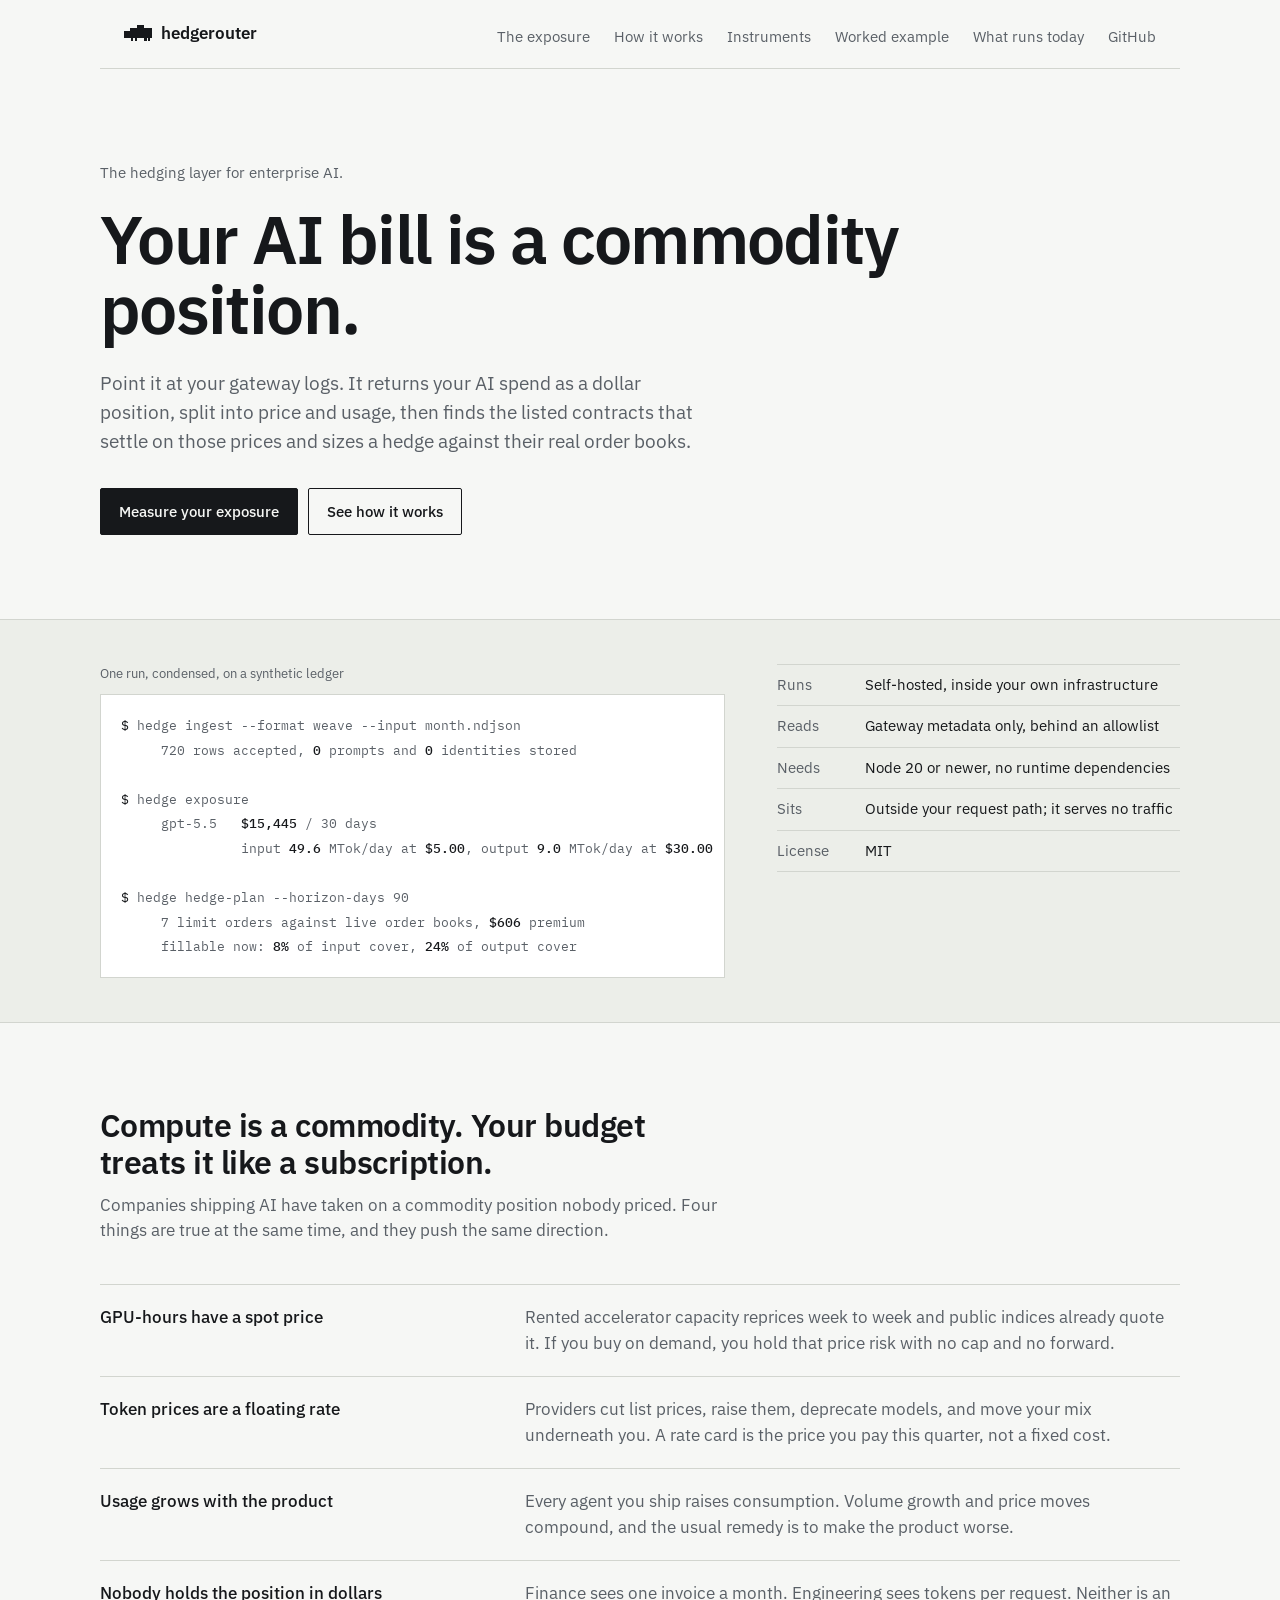
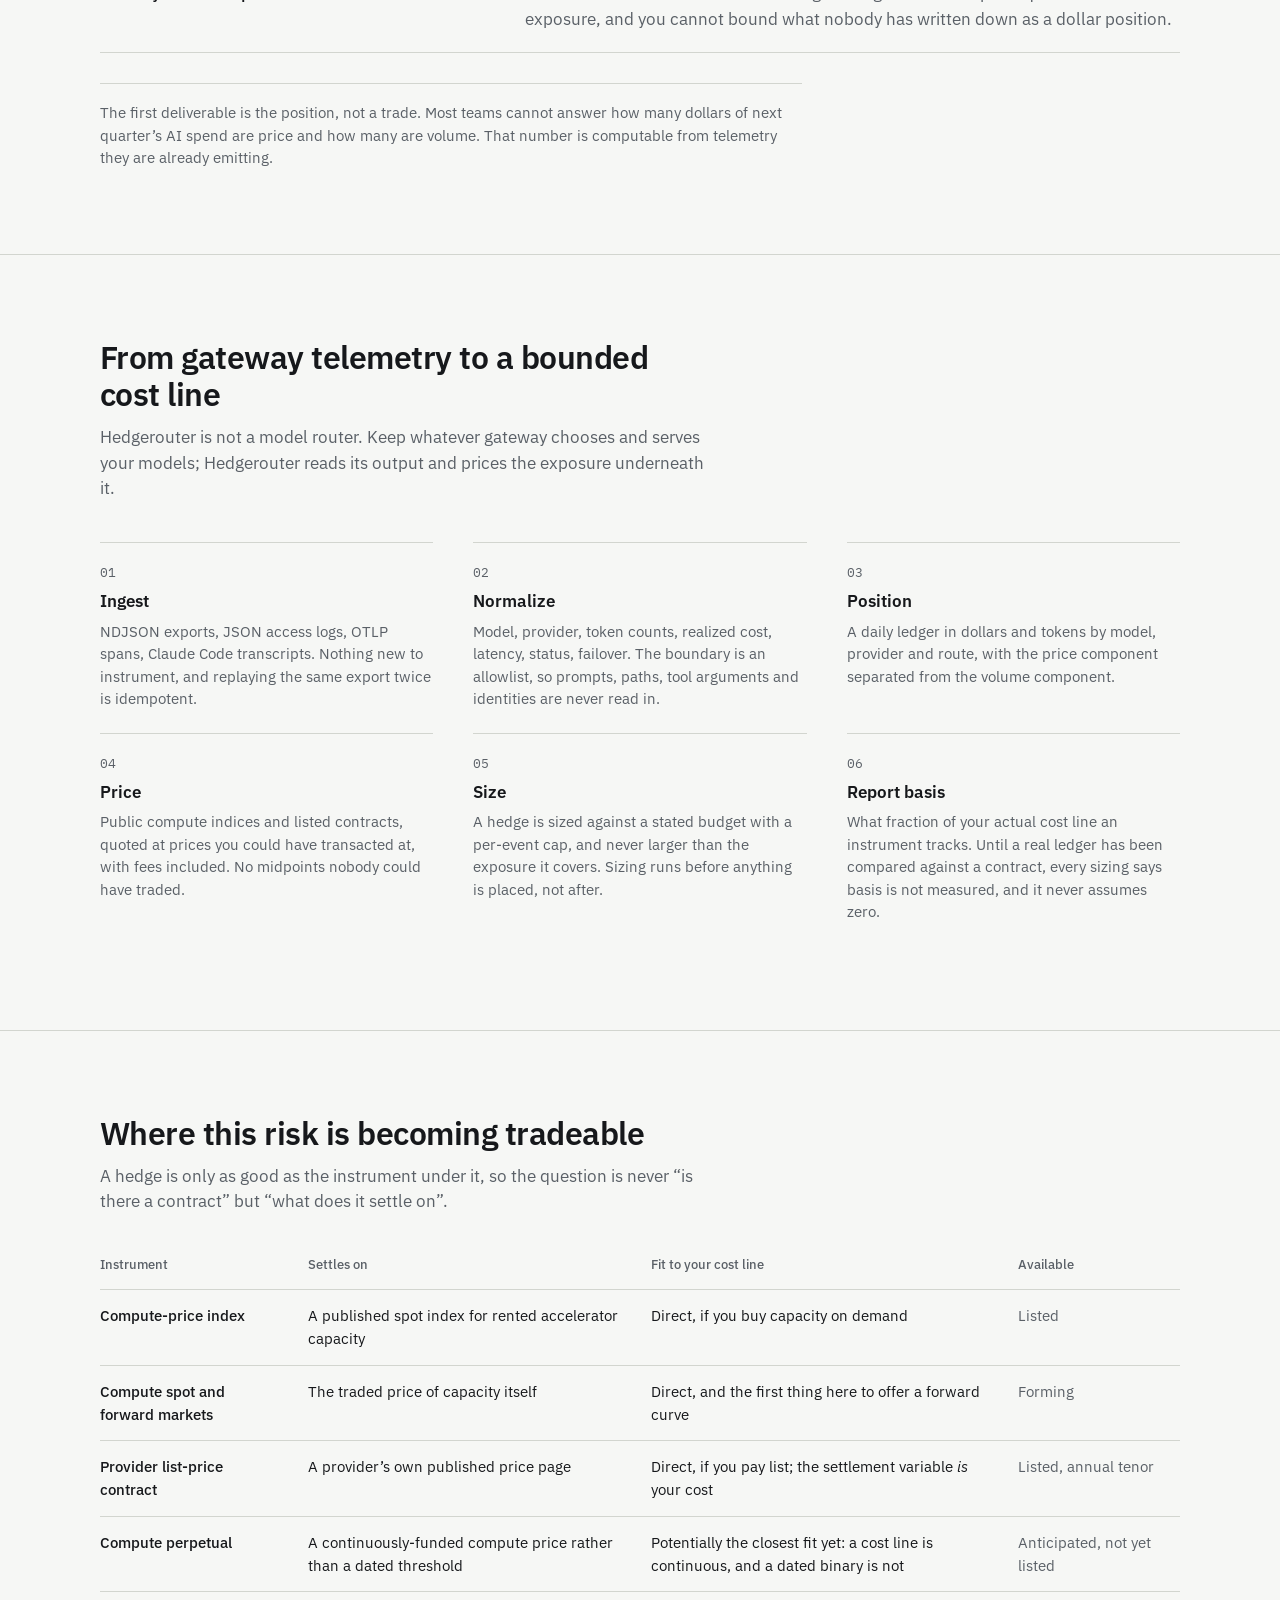
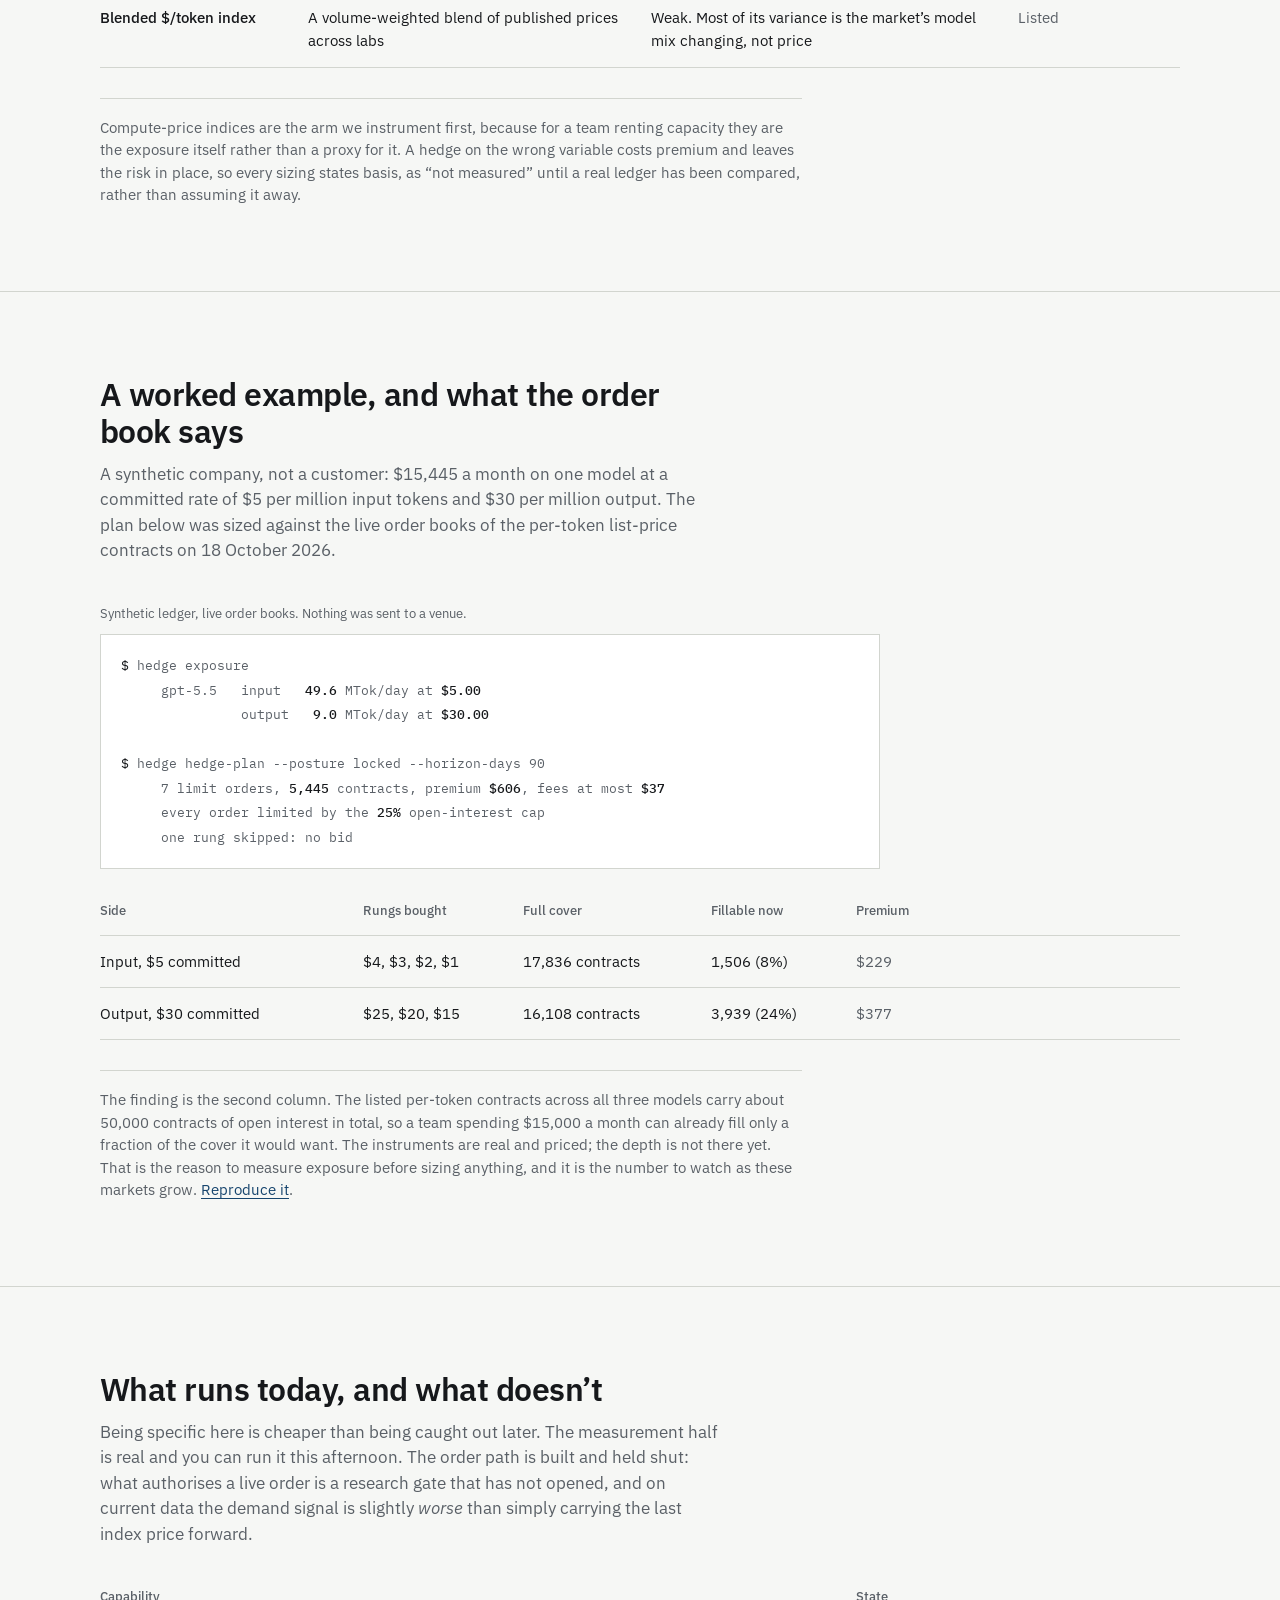
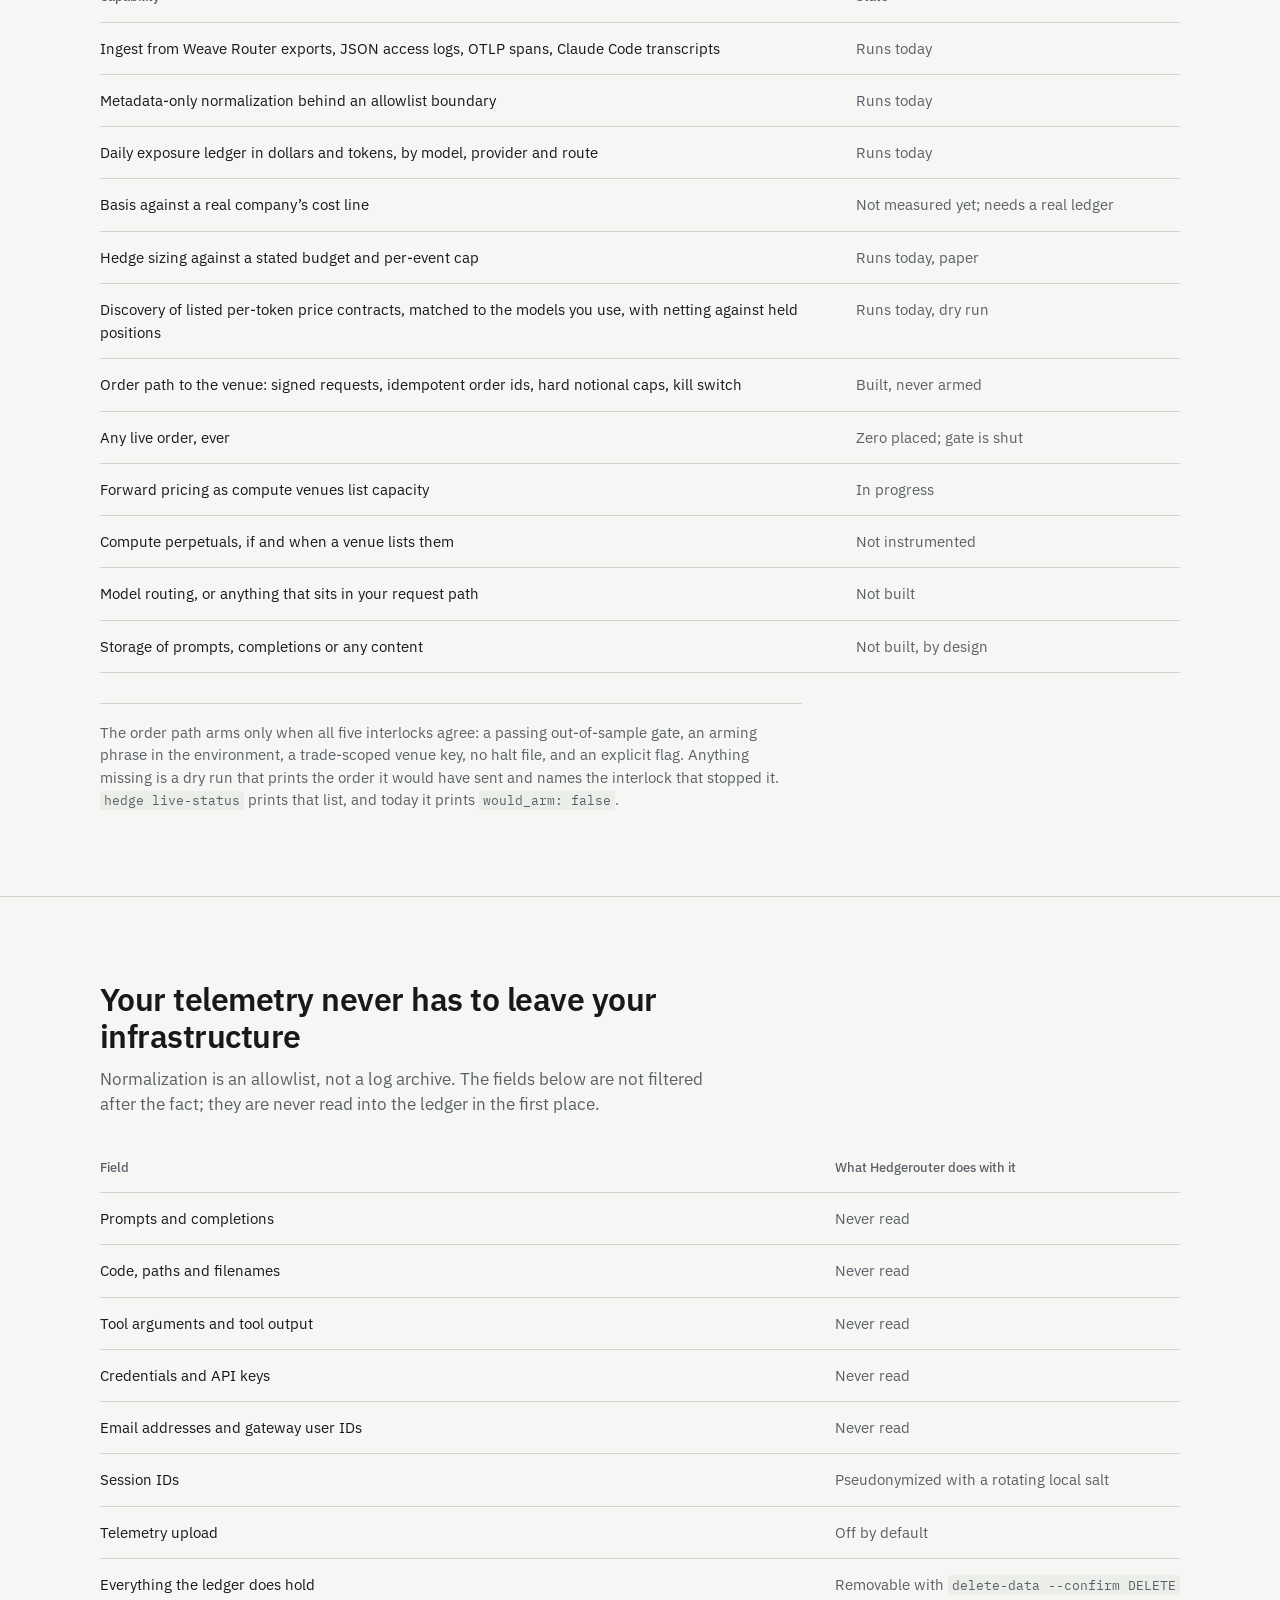
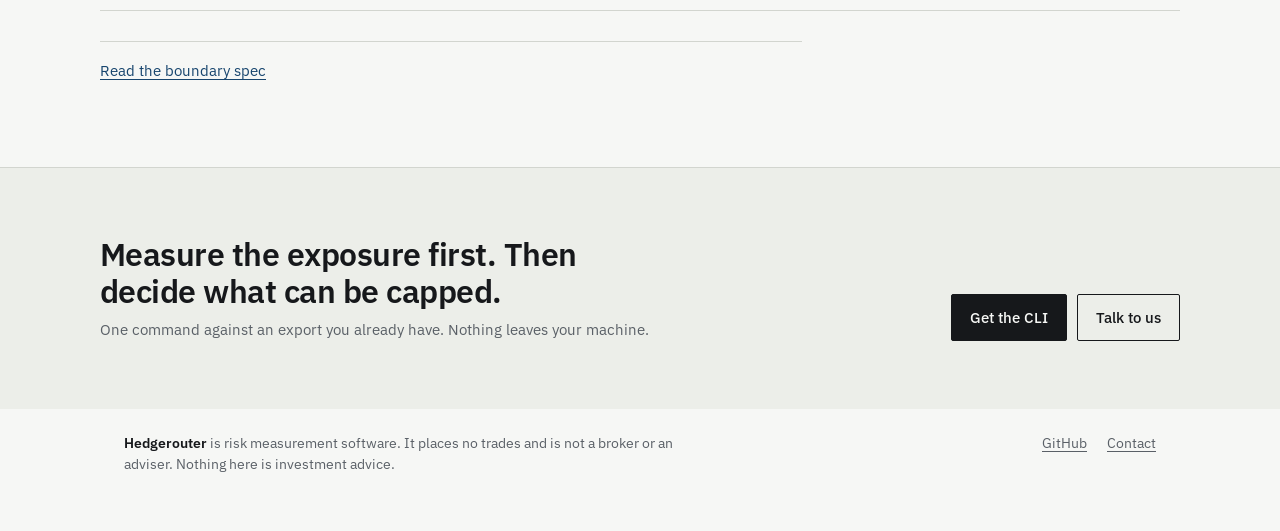
<file: index.html>
<!doctype html>
<html lang="en">
<head>
<meta charset="utf-8" />
<meta name="viewport" content="width=device-width, initial-scale=1" />
<title>hedgerouter: your AI bill is a commodity position</title>
<meta name="description" content="Compute and token prices move; your AI budget is written as if they don’t. Hedgerouter turns the metadata your gateway already emits into a dollar exposure ledger, then reports how much of that cost line each available instrument actually tracks." />
<link rel="icon" href="/assets/favicon.svg" type="image/svg+xml" />
<link rel="icon" href="/assets/favicon.png" sizes="32x32" type="image/png" />
<link rel="apple-touch-icon" href="/assets/apple-touch-icon.png" />
<meta name="theme-color" content="#f6f7f5" />
<meta property="og:type" content="website" />
<meta property="og:url" content="https://hedgerouter.vercel.app/" />
<meta property="og:site_name" content="hedgerouter" />
<meta property="og:title" content="hedgerouter: your AI bill is a commodity position" />
<meta property="og:description" content="Compute and token prices move. Your AI budget is written as if they don’t. Measure the exposure in dollars, then decide what can be capped." />
<meta property="og:image" content="https://hedgerouter.vercel.app/assets/og.png" />
<meta property="og:image:width" content="1200" />
<meta property="og:image:height" content="630" />
<meta name="twitter:card" content="summary_large_image" />
<link rel="preconnect" href="https://fonts.googleapis.com" />
<link rel="preconnect" href="https://fonts.gstatic.com" crossorigin />
<link href="https://fonts.googleapis.com/css2?family=IBM+Plex+Mono:wght@400;500&family=IBM+Plex+Sans:wght@400;500;600&display=swap" rel="stylesheet" />
<link rel="stylesheet" href="/styles.css" />
</head>
<body>

<header class="nav">
  <a class="brand" href="/">
    <span class="mark" aria-hidden="true"></span>
    <span class="brand-word">hedgerouter</span>
  </a>
  <nav class="nav-links">
    <a href="#exposure">The exposure</a>
    <a href="#pipeline">How it works</a>
    <a href="#instruments">Instruments</a>
    <a href="#example">Worked example</a>
    <a href="#status">What runs today</a>
    <a href="https://github.com/kapilcdave/hedge-router">GitHub</a>
  </nav>
</header>

<main>

  <section class="hero">
    <p class="standfirst">The hedging layer for enterprise AI.</p>
    <h1>Your AI bill is a commodity position.</h1>
    <p class="lede">
      Point it at your gateway logs. It returns your AI spend as a dollar position, split
      into price and usage, then finds the listed contracts that settle on those prices and sizes a hedge against their real order books.
    </p>
    <div class="cta-row">
      <a class="btn btn-primary" href="https://github.com/kapilcdave/hedge-router">Measure your exposure</a>
      <a class="btn btn-ghost" href="#pipeline">See how it works</a>
    </div>
  </section>

  <section class="band run-band">
    <div class="run">
      <p class="caption">One run, condensed, on a synthetic ledger</p>
<pre><code><span class="p">$</span> hedge ingest --format weave --input month.ndjson
     720 rows accepted, <span class="n">0</span> prompts and <span class="n">0</span> identities stored

<span class="p">$</span> hedge exposure
     gpt-5.5   <span class="n">$15,445</span> / 30 days
               input <span class="n">49.6</span> MTok/day at <span class="n">$5.00</span>, output <span class="n">9.0</span> MTok/day at <span class="n">$30.00</span>

<span class="p">$</span> hedge hedge-plan --horizon-days 90
     7 limit orders against live order books, <span class="n">$606</span> premium
     fillable now: <span class="n">8%</span> of input cover, <span class="n">24%</span> of output cover</code></pre>
    </div>
    <dl class="spec">
      <div><dt>Runs</dt><dd>Self-hosted, inside your own infrastructure</dd></div>
      <div><dt>Reads</dt><dd>Gateway metadata only, behind an allowlist</dd></div>
      <div><dt>Needs</dt><dd>Node 20 or newer, no runtime dependencies</dd></div>
      <div><dt>Sits</dt><dd>Outside your request path; it serves no traffic</dd></div>
      <div><dt>License</dt><dd>MIT</dd></div>
    </dl>
  </section>

  <section id="exposure" class="section">
    <h2>Compute is a commodity. Your budget treats it like a subscription.</h2>
    <p class="sub">
      Companies shipping AI have taken on a commodity position nobody priced. Four things
      are true at the same time, and they push the same direction.
    </p>

    <dl class="facts">
      <div>
        <dt>GPU-hours have a spot price</dt>
        <dd>Rented accelerator capacity reprices week to week and public indices already quote it. If you buy on demand, you hold that price risk with no cap and no forward.</dd>
      </div>
      <div>
        <dt>Token prices are a floating rate</dt>
        <dd>Providers cut list prices, raise them, deprecate models, and move your mix underneath you. A rate card is the price you pay this quarter, not a fixed cost.</dd>
      </div>
      <div>
        <dt>Usage grows with the product</dt>
        <dd>Every agent you ship raises consumption. Volume growth and price moves compound, and the usual remedy is to make the product worse.</dd>
      </div>
      <div>
        <dt>Nobody holds the position in dollars</dt>
        <dd>Finance sees one invoice a month. Engineering sees tokens per request. Neither is an exposure, and you cannot bound what nobody has written down as a dollar position.</dd>
      </div>
    </dl>

    <p class="note">
      The first deliverable is the position, not a trade. Most teams cannot answer how many
      dollars of next quarter’s AI spend are price and how many are volume. That number is
      computable from telemetry they are already emitting.
    </p>
  </section>

  <section id="pipeline" class="section">
    <h2>From gateway telemetry to a bounded cost line</h2>
    <p class="sub">
      Hedgerouter is not a model router. Keep whatever gateway chooses and serves your
      models; Hedgerouter reads its output and prices the exposure underneath it.
    </p>

    <ol class="steps">
      <li>
        <h3>Ingest</h3>
        <p>NDJSON exports, JSON access logs, OTLP spans, Claude Code transcripts. Nothing new to instrument, and replaying the same export twice is idempotent.</p>
      </li>
      <li>
        <h3>Normalize</h3>
        <p>Model, provider, token counts, realized cost, latency, status, failover. The boundary is an allowlist, so prompts, paths, tool arguments and identities are never read in.</p>
      </li>
      <li>
        <h3>Position</h3>
        <p>A daily ledger in dollars and tokens by model, provider and route, with the price component separated from the volume component.</p>
      </li>
      <li>
        <h3>Price</h3>
        <p>Public compute indices and listed contracts, quoted at prices you could have transacted at, with fees included. No midpoints nobody could have traded.</p>
      </li>
      <li>
        <h3>Size</h3>
        <p>A hedge is sized against a stated budget with a per-event cap, and never larger than the exposure it covers. Sizing runs before anything is placed, not after.</p>
      </li>
      <li>
        <h3>Report basis</h3>
        <p>What fraction of your actual cost line an instrument tracks. Until a real ledger has been compared against a contract, every sizing says basis is not measured, and it never assumes zero.</p>
      </li>
    </ol>
  </section>

  <section id="instruments" class="section">
    <h2>Where this risk is becoming tradeable</h2>
    <p class="sub">
      A hedge is only as good as the instrument under it, so the question is never “is there
      a contract” but “what does it settle on”.
    </p>

    <table>
      <thead>
        <tr>
          <th scope="col">Instrument</th>
          <th scope="col">Settles on</th>
          <th scope="col">Fit to your cost line</th>
          <th scope="col">Available</th>
        </tr>
      </thead>
      <tbody>
        <tr>
          <td>Compute-price index</td>
          <td data-label="Settles on">A published spot index for rented accelerator capacity</td>
          <td data-label="Fit to your cost line">Direct, if you buy capacity on demand</td>
          <td data-label="Available">Listed</td>
        </tr>
        <tr>
          <td>Compute spot and forward markets</td>
          <td data-label="Settles on">The traded price of capacity itself</td>
          <td data-label="Fit to your cost line">Direct, and the first thing here to offer a forward curve</td>
          <td data-label="Available">Forming</td>
        </tr>
        <tr>
          <td>Provider list-price contract</td>
          <td data-label="Settles on">A provider’s own published price page</td>
          <td data-label="Fit to your cost line">Direct, if you pay list; the settlement variable <em>is</em> your cost</td>
          <td data-label="Available">Listed, annual tenor</td>
        </tr>
        <tr>
          <td>Compute perpetual</td>
          <td data-label="Settles on">A continuously-funded compute price rather than a dated threshold</td>
          <td data-label="Fit to your cost line">Potentially the closest fit yet: a cost line is continuous, and a dated binary is not</td>
          <td data-label="Available">Anticipated, not yet listed</td>
        </tr>
        <tr>
          <td>Blended $/token index</td>
          <td data-label="Settles on">A volume-weighted blend of published prices across labs</td>
          <td data-label="Fit to your cost line">Weak. Most of its variance is the market’s model mix changing, not price</td>
          <td data-label="Available">Listed</td>
        </tr>
      </tbody>
    </table>

    <p class="note">
      Compute-price indices are the arm we instrument first, because for a team renting
      capacity they are the exposure itself rather than a proxy for it. A hedge on the wrong
      variable costs premium and leaves the risk in place, so every sizing states basis, as
      “not measured” until a real ledger has been compared, rather than assuming it away.
    </p>
  </section>

  <section id="example" class="section">
    <h2>A worked example, and what the order book says</h2>
    <p class="sub">
      A synthetic company, not a customer: $15,445 a month on one model at a committed rate of
      $5 per million input tokens and $30 per million output. The plan below was sized against the
      live order books of the per-token list-price contracts on 18 October 2026.
    </p>

    <div class="run">
      <p class="caption">Synthetic ledger, live order books. Nothing was sent to a venue.</p>
<pre><code><span class="p">$</span> hedge exposure
     gpt-5.5   input   <span class="n">49.6</span> MTok/day at <span class="n">$5.00</span>
               output   <span class="n">9.0</span> MTok/day at <span class="n">$30.00</span>

<span class="p">$</span> hedge hedge-plan --posture locked --horizon-days 90
     7 limit orders, <span class="n">5,445</span> contracts, premium <span class="n">$606</span>, fees at most <span class="n">$37</span>
     every order limited by the <span class="n">25%</span> open-interest cap
     one rung skipped: no bid</code></pre>
    </div>

    <table class="status">
      <thead>
        <tr>
          <th scope="col">Side</th>
          <th scope="col">Rungs bought</th>
          <th scope="col">Full cover</th>
          <th scope="col">Fillable now</th>
          <th scope="col">Premium</th>
        </tr>
      </thead>
      <tbody>
        <tr>
          <td>Input, $5 committed</td>
          <td data-label="Rungs bought">$4, $3, $2, $1</td>
          <td data-label="Full cover">17,836 contracts</td>
          <td data-label="Fillable now">1,506 (8%)</td>
          <td data-label="Premium">$229</td>
        </tr>
        <tr>
          <td>Output, $30 committed</td>
          <td data-label="Rungs bought">$25, $20, $15</td>
          <td data-label="Full cover">16,108 contracts</td>
          <td data-label="Fillable now">3,939 (24%)</td>
          <td data-label="Premium">$377</td>
        </tr>
      </tbody>
    </table>

    <p class="note">
      The finding is the second column. The listed per-token contracts across all three models
      carry about 50,000 contracts of open interest in total, so a team spending $15,000 a month
      can already fill only a fraction of the cover it would want. The instruments are real and
      priced; the depth is not there yet. That is the reason to measure exposure before sizing
      anything, and it is the number to watch as these markets grow.
      <a href="https://github.com/kapilcdave/hedge-router/blob/main/docs/worked-example.md">Reproduce it</a>.
    </p>
  </section>

  <section id="status" class="section">
    <h2>What runs today, and what doesn’t</h2>
    <p class="sub">
      Being specific here is cheaper than being caught out later. The measurement half is real
      and you can run it this afternoon. The order path is built and held shut: what authorises a
      live order is a research gate that has not opened, and on current data the demand signal is
      slightly <em>worse</em> than simply carrying the last index price forward.
    </p>

    <table class="status">
      <thead>
        <tr><th scope="col">Capability</th><th scope="col">State</th></tr>
      </thead>
      <tbody>
        <tr><td>Ingest from Weave Router exports, JSON access logs, OTLP spans, Claude Code transcripts</td><td>Runs today</td></tr>
        <tr><td>Metadata-only normalization behind an allowlist boundary</td><td>Runs today</td></tr>
        <tr><td>Daily exposure ledger in dollars and tokens, by model, provider and route</td><td>Runs today</td></tr>
        <tr><td>Basis against a real company’s cost line</td><td>Not measured yet; needs a real ledger</td></tr>
        <tr><td>Hedge sizing against a stated budget and per-event cap</td><td>Runs today, paper</td></tr>
        <tr><td>Discovery of listed per-token price contracts, matched to the models you use, with netting against held positions</td><td>Runs today, dry run</td></tr>
        <tr><td>Order path to the venue: signed requests, idempotent order ids, hard notional caps, kill switch</td><td>Built, never armed</td></tr>
        <tr><td>Any live order, ever</td><td>Zero placed; gate is shut</td></tr>
        <tr><td>Forward pricing as compute venues list capacity</td><td>In progress</td></tr>
        <tr><td>Compute perpetuals, if and when a venue lists them</td><td>Not instrumented</td></tr>
        <tr><td>Model routing, or anything that sits in your request path</td><td>Not built</td></tr>
        <tr><td>Storage of prompts, completions or any content</td><td>Not built, by design</td></tr>
      </tbody>
    </table>

    <p class="note">
      The order path arms only when all five interlocks agree: a passing out-of-sample gate, an
      arming phrase in the environment, a trade-scoped venue key, no halt file, and an explicit
      flag. Anything missing is a dry run that prints the order it would have sent and names the
      interlock that stopped it. <code>hedge live-status</code> prints that list, and today
      it prints <code>would_arm: false</code>.
    </p>
  </section>

  <section id="privacy" class="section">
    <h2>Your telemetry never has to leave your infrastructure</h2>
    <p class="sub">
      Normalization is an allowlist, not a log archive. The fields below are not filtered
      after the fact; they are never read into the ledger in the first place.
    </p>

    <table class="status">
      <thead>
        <tr><th scope="col">Field</th><th scope="col">What Hedgerouter does with it</th></tr>
      </thead>
      <tbody>
        <tr><td>Prompts and completions</td><td>Never read</td></tr>
        <tr><td>Code, paths and filenames</td><td>Never read</td></tr>
        <tr><td>Tool arguments and tool output</td><td>Never read</td></tr>
        <tr><td>Credentials and API keys</td><td>Never read</td></tr>
        <tr><td>Email addresses and gateway user IDs</td><td>Never read</td></tr>
        <tr><td>Session IDs</td><td>Pseudonymized with a rotating local salt</td></tr>
        <tr><td>Telemetry upload</td><td>Off by default</td></tr>
        <tr><td>Everything the ledger does hold</td><td>Removable with <code>delete-data --confirm DELETE</code></td></tr>
      </tbody>
    </table>

    <p class="note"><a href="https://github.com/kapilcdave/hedge-router#privacy-boundary">Read the boundary spec</a></p>
  </section>

  <section class="band close">
    <div>
      <h2>Measure the exposure first. Then decide what can be capped.</h2>
      <p>One command against an export you already have. Nothing leaves your machine.</p>
    </div>
    <div class="cta-row">
      <a class="btn btn-primary" href="https://github.com/kapilcdave/hedge-router">Get the CLI</a>
      <a class="btn btn-ghost" href="mailto:hi@hedgerouter.com">Talk to us</a>
    </div>
  </section>

</main>

<footer class="foot">
  <p><b>Hedgerouter</b> is risk measurement software. It places no trades and is not a broker or an adviser. Nothing here is investment advice.</p>
  <p class="foot-links">
    <a href="https://github.com/kapilcdave/hedge-router">GitHub</a>
    <a href="mailto:hi@hedgerouter.com">Contact</a>
  </p>
</footer>

</body>
</html>
</file>
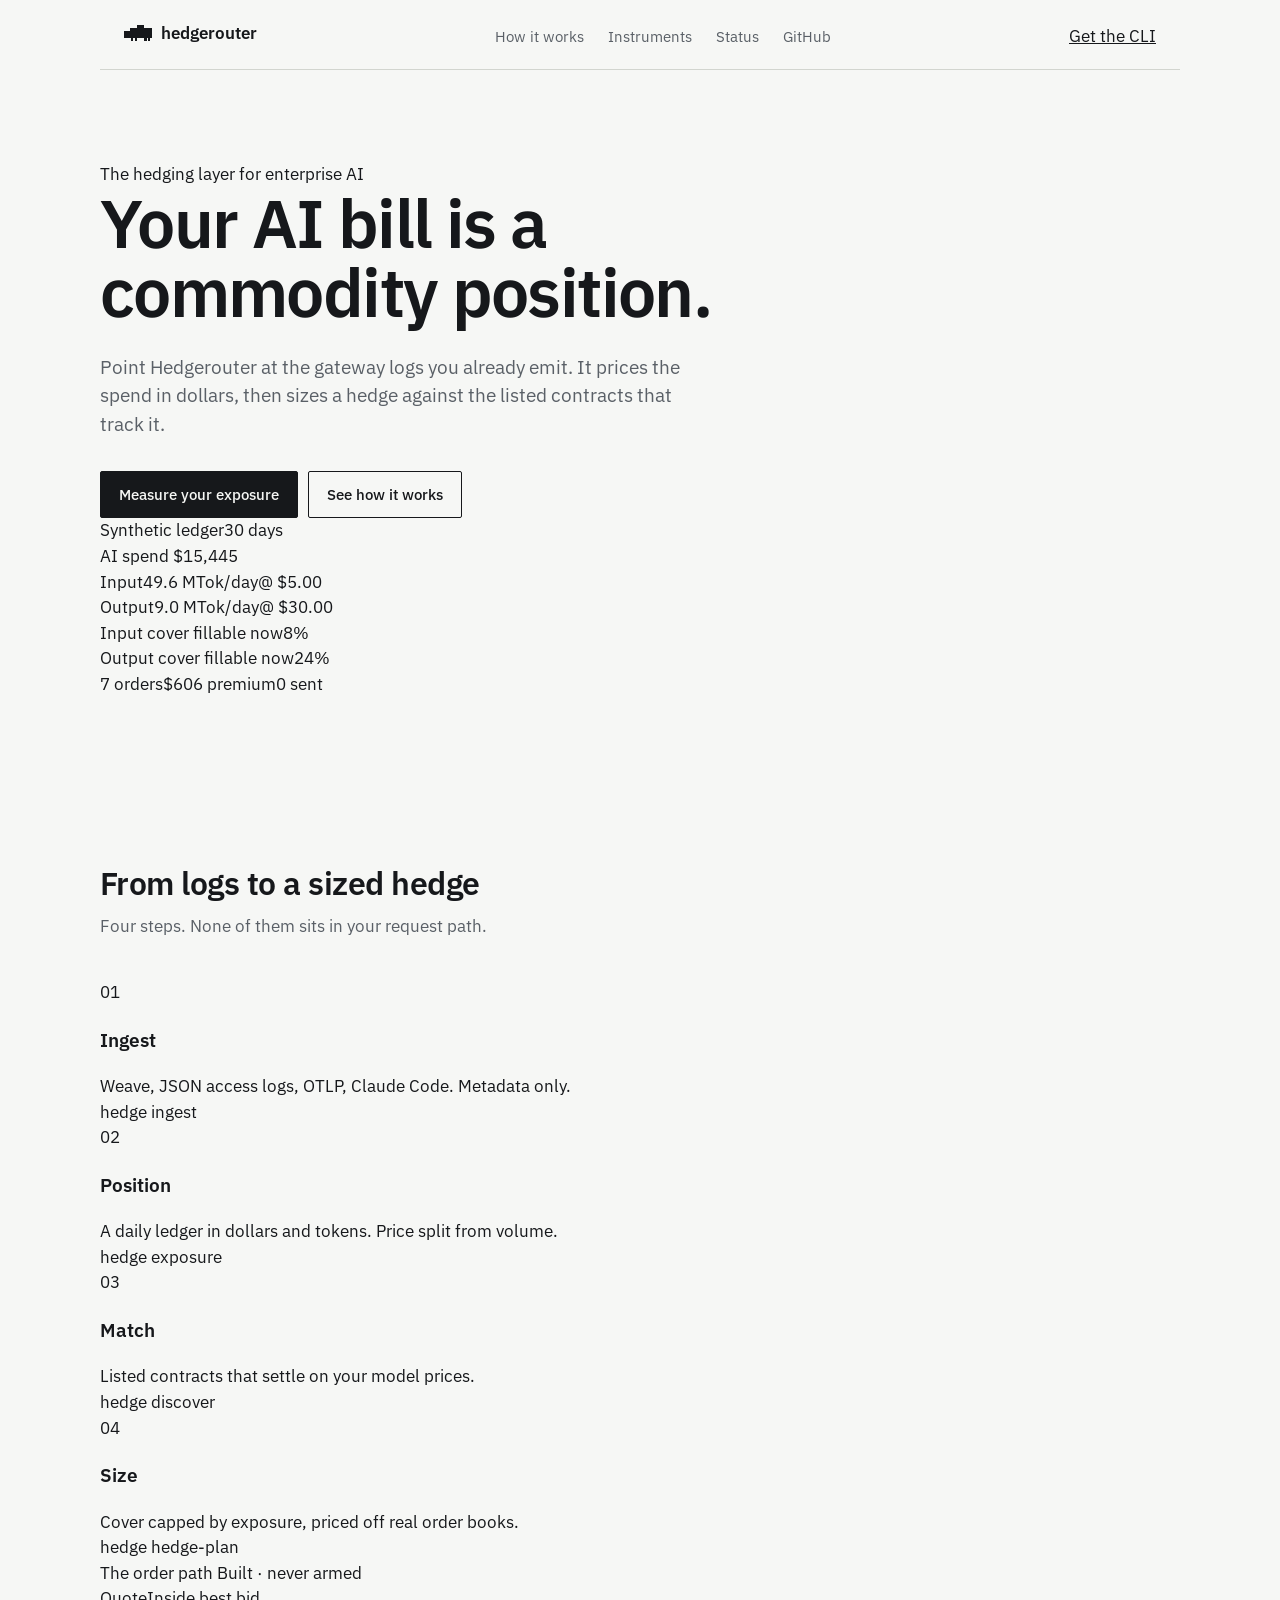
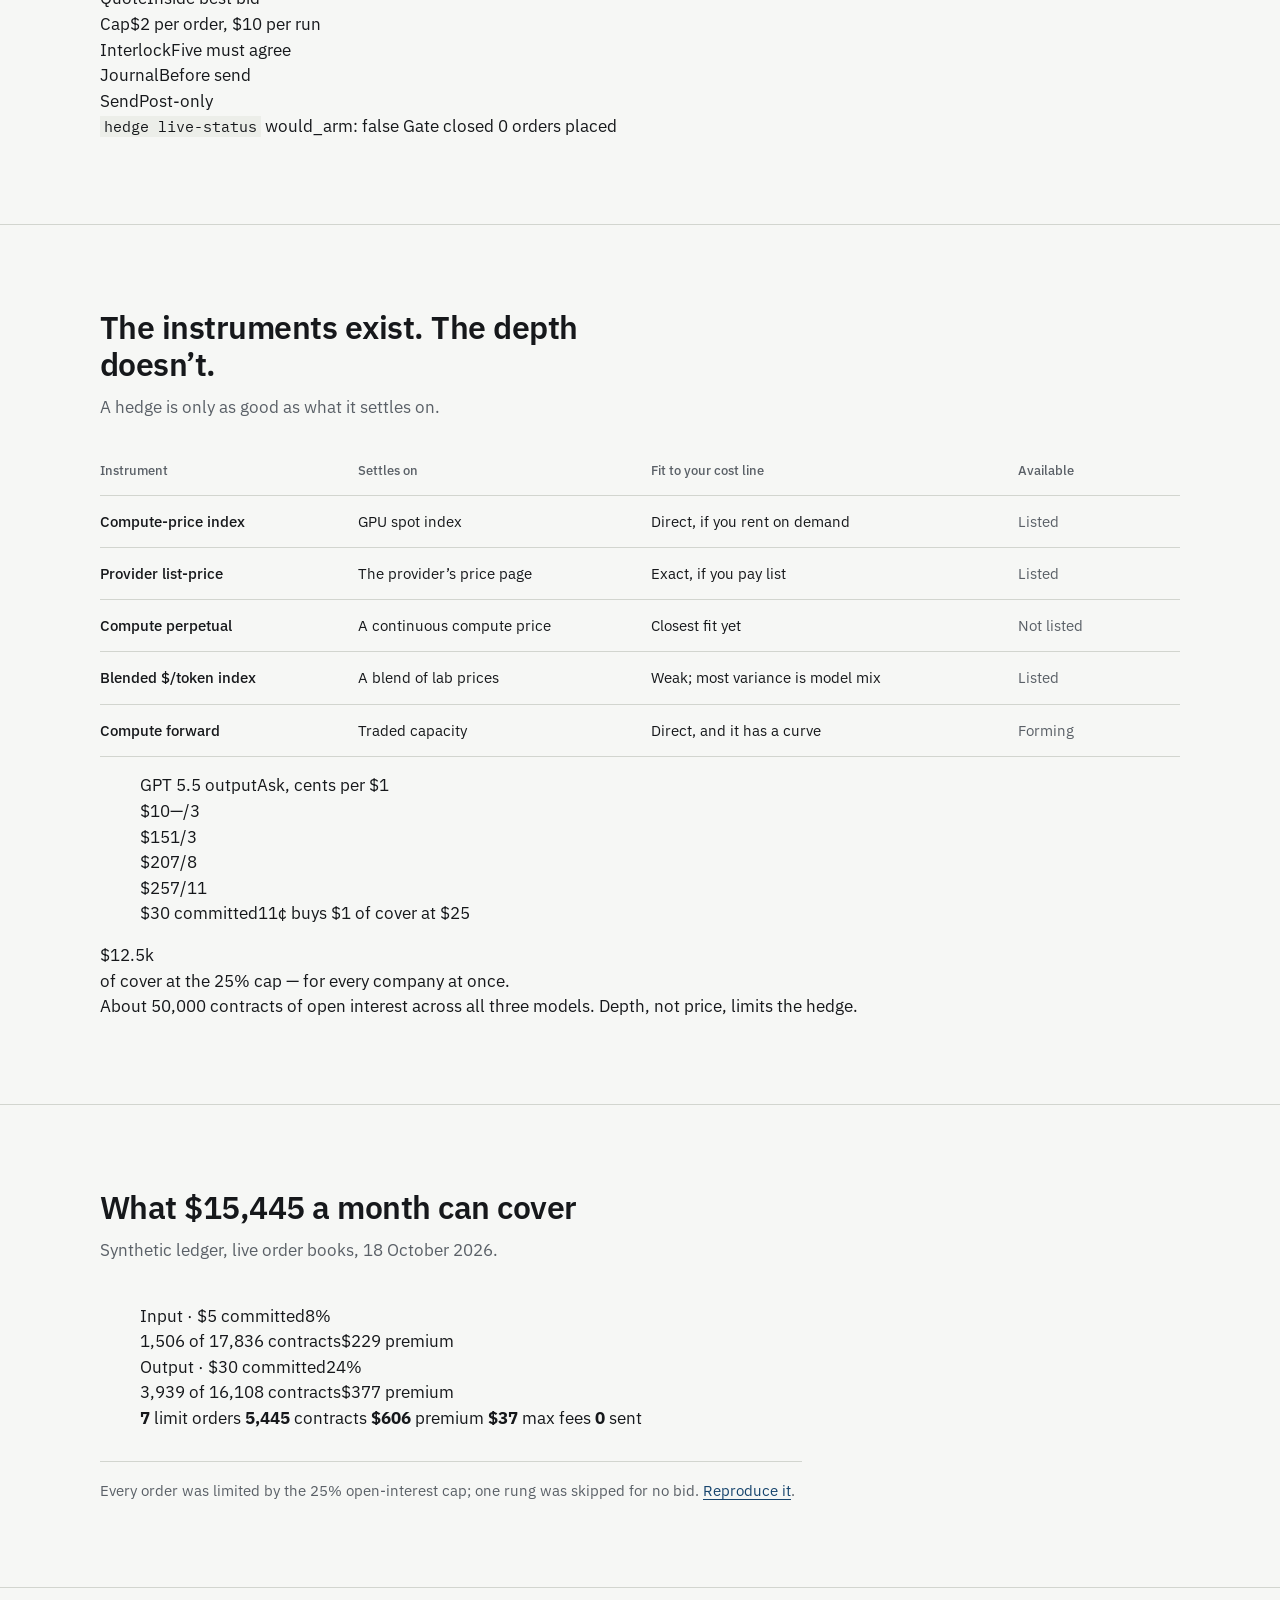
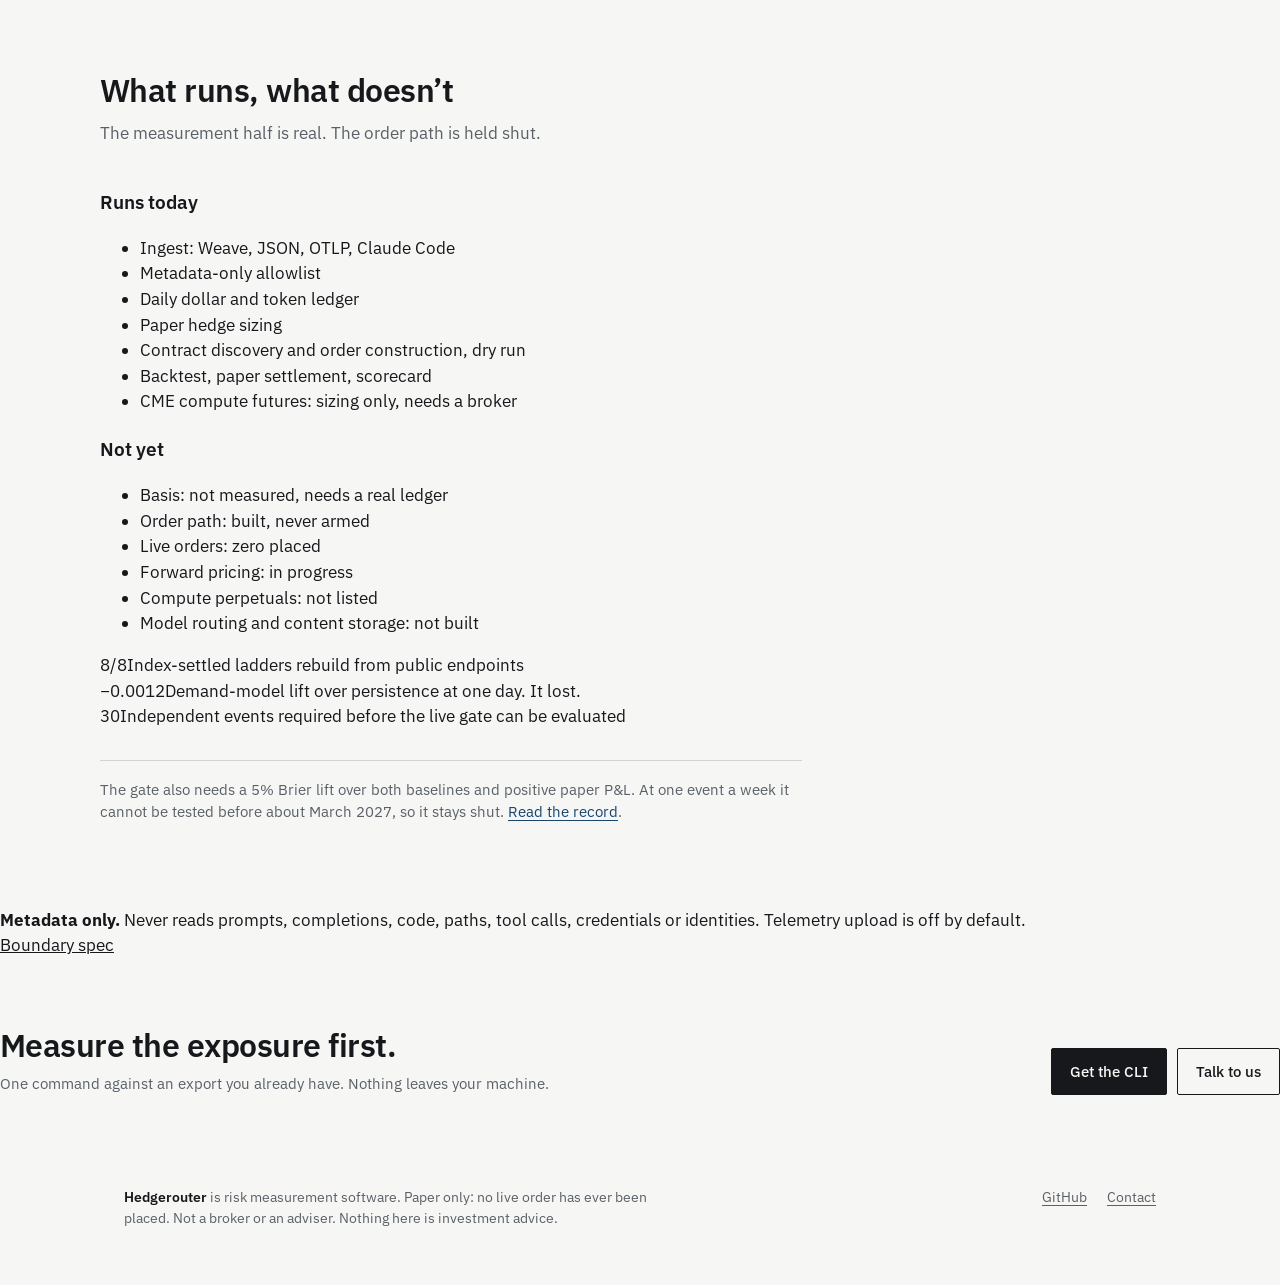
<file: site/index.html>
<!doctype html>
<html lang="en">
<head>
<meta charset="utf-8" />
<meta name="viewport" content="width=device-width, initial-scale=1" />
<title>hedgerouter: your AI bill is a commodity position</title>
<meta name="description" content="Hedgerouter prices the AI spend in your gateway logs as a dollar position, then sizes a hedge against the listed contracts that track it. Self-hosted, metadata-only, paper-only." />
<link rel="icon" href="/assets/favicon.svg" type="image/svg+xml" />
<link rel="icon" href="/assets/favicon.png" sizes="32x32" type="image/png" />
<link rel="apple-touch-icon" href="/assets/apple-touch-icon.png" />
<meta name="theme-color" content="#f4f1e8" />
<meta property="og:type" content="website" />
<link rel="canonical" href="https://hedgerouter.com/" />
<meta property="og:url" content="https://hedgerouter.com/" />
<meta property="og:site_name" content="hedgerouter" />
<meta property="og:title" content="hedgerouter: your AI bill is a commodity position" />
<meta property="og:description" content="Read your AI spend as a dollar position, then size a hedge against the listed contracts that track it." />
<meta property="og:image" content="https://hedgerouter.com/assets/og.png" />
<meta property="og:image:width" content="1200" />
<meta property="og:image:height" content="630" />
<meta name="twitter:card" content="summary_large_image" />
<link rel="preconnect" href="https://fonts.googleapis.com" />
<link rel="preconnect" href="https://fonts.gstatic.com" crossorigin />
<link href="https://fonts.googleapis.com/css2?family=IBM+Plex+Mono:wght@400;500&family=IBM+Plex+Sans:wght@400;500;600&display=swap" rel="stylesheet" />
<link rel="stylesheet" href="/styles.css?v=1752decb65" />
</head>
<body>

<header class="nav">
  <a class="brand" href="/">
    <span class="mark" aria-hidden="true"></span>
    <span class="brand-word">hedgerouter</span>
  </a>
  <nav class="nav-links" aria-label="Primary">
    <a href="#how">How it works</a>
    <a href="#instruments">Instruments</a>
    <a href="#status">Status</a>
    <a href="https://github.com/kapilcdave/hedgerouter">GitHub</a>
  </nav>
  <a class="nav-cta" href="https://github.com/kapilcdave/hedgerouter">Get the CLI</a>
</header>

<main>

  <section class="hero">
    <div class="hero-copy">
      <p class="kicker">The hedging layer for enterprise AI</p>
      <h1>Your AI bill is a <br />commodity position.</h1>
      <p class="lede">
        Point Hedgerouter at the gateway logs you already emit. It prices the spend in
        dollars, then sizes a hedge against the listed contracts that track it.
      </p>
      <div class="cta-row">
        <a class="btn btn-primary" href="https://github.com/kapilcdave/hedgerouter">Measure your exposure</a>
        <a class="btn btn-ghost" href="#how">See how it works</a>
      </div>
    </div>

    <aside class="position" aria-label="Synthetic exposure statement">
      <div class="pos-head"><span>Synthetic ledger</span><span>30 days</span></div>
      <div class="pos-total">
        <span class="pos-label">AI spend</span>
        <span class="pos-value">$15,445</span>
      </div>
      <div class="pos-rows">
        <div><span>Input</span><span>49.6 MTok/day</span><span>@ $5.00</span></div>
        <div><span>Output</span><span>9.0 MTok/day</span><span>@ $30.00</span></div>
      </div>
      <div class="pos-cover">
        <div class="cover-item">
          <div class="cover-top"><span>Input cover fillable now</span><span>8%</span></div>
          <div class="cover-bar"><i style="width:8%"></i></div>
        </div>
        <div class="cover-item">
          <div class="cover-top"><span>Output cover fillable now</span><span>24%</span></div>
          <div class="cover-bar"><i style="width:24%"></i></div>
        </div>
      </div>
      <div class="pos-foot"><span>7 orders</span><span>$606 premium</span><span class="pos-sent">0 sent</span></div>
    </aside>
  </section>

  <section id="how" class="section">
    <header class="sec-head">
      <div>
        <h2>From logs to a sized hedge</h2>
      </div>
      <p class="sub">Four steps. None of them sits in your request path.</p>
    </header>

    <div class="flow">
      <article class="step">
        <span class="step-n">01</span>
        <h3>Ingest</h3>
        <p>Weave, JSON access logs, OTLP, Claude Code. Metadata only.</p>
        <span class="step-cmd">hedge ingest</span>
      </article>
      <article class="step">
        <span class="step-n">02</span>
        <h3>Position</h3>
        <p>A daily ledger in dollars and tokens. Price split from volume.</p>
        <span class="step-cmd">hedge exposure</span>
      </article>
      <article class="step">
        <span class="step-n">03</span>
        <h3>Match</h3>
        <p>Listed contracts that settle on your model prices.</p>
        <span class="step-cmd">hedge discover</span>
      </article>
      <article class="step">
        <span class="step-n">04</span>
        <h3>Size</h3>
        <p>Cover capped by exposure, priced off real order books.</p>
        <span class="step-cmd">hedge hedge-plan</span>
      </article>
    </div>

    <div class="order-rail">
      <div class="rail-head">
        <span class="rail-title">The order path</span>
        <span class="badge">Built · never armed</span>
      </div>
      <div class="gates">
        <div class="gate"><span class="gate-label">Quote</span><span class="gate-copy">Inside best bid</span></div>
        <div class="gate"><span class="gate-label">Cap</span><span class="gate-copy">$2 per order, $10 per run</span></div>
        <div class="gate"><span class="gate-label">Interlock</span><span class="gate-copy">Five must agree</span></div>
        <div class="gate"><span class="gate-label">Journal</span><span class="gate-copy">Before send</span></div>
        <div class="gate"><span class="gate-label">Send</span><span class="gate-copy">Post-only</span></div>
      </div>
      <p class="order-status">
        <code>hedge live-status</code>
        <span>would_arm: false</span>
        <span class="gate-closed">Gate closed</span>
        <span>0 orders placed</span>
      </p>
    </div>
  </section>

  <section id="instruments" class="section">
    <header class="sec-head">
      <div>
        <h2>The instruments exist. The depth doesn’t.</h2>
      </div>
      <p class="sub">A hedge is only as good as what it settles on.</p>
    </header>

    <div class="table-wrap">
      <table>
        <thead>
          <tr>
            <th scope="col">Instrument</th>
            <th scope="col">Settles on</th>
            <th scope="col">Fit to your cost line</th>
            <th scope="col">Available</th>
          </tr>
        </thead>
        <tbody>
          <tr>
            <td>Compute-price index</td>
            <td data-label="Settles on">GPU spot index</td>
            <td data-label="Fit">Direct, if you rent on demand</td>
            <td data-label="Available"><span class="state state-yes">Listed</span></td>
          </tr>
          <tr>
            <td>Provider list-price</td>
            <td data-label="Settles on">The provider’s price page</td>
            <td data-label="Fit">Exact, if you pay list</td>
            <td data-label="Available"><span class="state state-yes">Listed</span></td>
          </tr>
          <tr>
            <td>Compute perpetual</td>
            <td data-label="Settles on">A continuous compute price</td>
            <td data-label="Fit">Closest fit yet</td>
            <td data-label="Available"><span class="state state-no">Not listed</span></td>
          </tr>
          <tr>
            <td>Blended $/token index</td>
            <td data-label="Settles on">A blend of lab prices</td>
            <td data-label="Fit">Weak; most variance is model mix</td>
            <td data-label="Available"><span class="state state-yes">Listed</span></td>
          </tr>
          <tr>
            <td>Compute forward</td>
            <td data-label="Settles on">Traded capacity</td>
            <td data-label="Fit">Direct, and it has a curve</td>
            <td data-label="Available"><span class="state state-wait">Forming</span></td>
          </tr>
        </tbody>
      </table>
    </div>

    <div class="split">
      <figure class="ladder">
        <figcaption><span>GPT 5.5 output</span><span>Ask, cents per $1</span></figcaption>
        <div class="rungs">
          <div class="rung"><span class="strike">$10</span><span class="rung-bar"><i style="width:27%"></i></span><span class="quote">—/3</span></div>
          <div class="rung"><span class="strike">$15</span><span class="rung-bar"><i style="width:27%"></i></span><span class="quote">1/3</span></div>
          <div class="rung"><span class="strike">$20</span><span class="rung-bar"><i style="width:73%"></i></span><span class="quote">7/8</span></div>
          <div class="rung"><span class="strike">$25</span><span class="rung-bar"><i style="width:100%"></i></span><span class="quote">7/11</span></div>
        </div>
        <p class="ladder-foot"><span>$30 committed</span><span>11¢ buys $1 of cover at $25</span></p>
      </figure>

      <div class="depth">
        <p class="depth-value">$12.5k</p>
        <p class="depth-label">of cover at the 25% cap — for every company at once.</p>
        <p class="depth-note">About 50,000 contracts of open interest across all three models. Depth, not price, limits the hedge.</p>
      </div>
    </div>
  </section>

  <section class="section" id="example">
    <header class="sec-head">
      <div>
        <h2>What $15,445 a month can cover</h2>
      </div>
      <p class="sub">Synthetic ledger, live order books, 18 October 2026.</p>
    </header>

    <figure class="cover-figure">
      <div class="cover-row">
        <div class="cover-meta"><span>Input · $5 committed</span><span class="pct">8%</span></div>
        <div class="cover-bar"><i style="width:8%"></i></div>
        <div class="cover-nums"><span>1,506 of 17,836 contracts</span><span>$229 premium</span></div>
      </div>
      <div class="cover-row">
        <div class="cover-meta"><span>Output · $30 committed</span><span class="pct">24%</span></div>
        <div class="cover-bar"><i style="width:24%"></i></div>
        <div class="cover-nums"><span>3,939 of 16,108 contracts</span><span>$377 premium</span></div>
      </div>
      <figcaption class="cover-total">
        <span><b>7</b> limit orders</span>
        <span><b>5,445</b> contracts</span>
        <span><b>$606</b> premium</span>
        <span><b>$37</b> max fees</span>
        <span class="cover-sent"><b>0</b> sent</span>
      </figcaption>
    </figure>

    <p class="note">
      Every order was limited by the 25% open-interest cap; one rung was skipped for no bid.
      <a href="https://github.com/kapilcdave/hedgerouter/blob/main/cli/docs/worked-example.md">Reproduce it</a>.
    </p>
  </section>

  <section class="section" id="status">
    <header class="sec-head">
      <div>
        <h2>What runs, what doesn’t</h2>
      </div>
      <p class="sub">The measurement half is real. The order path is held shut.</p>
    </header>

    <div class="status-grid">
      <div class="status-col">
        <h3>Runs today</h3>
        <ul>
          <li class="yes">Ingest: Weave, JSON, OTLP, Claude Code</li>
          <li class="yes">Metadata-only allowlist</li>
          <li class="yes">Daily dollar and token ledger</li>
          <li class="yes">Paper hedge sizing</li>
          <li class="yes">Contract discovery and order construction, dry run</li>
          <li class="yes">Backtest, paper settlement, scorecard</li>
          <li class="yes">CME compute futures: sizing only, needs a broker</li>
        </ul>
      </div>
      <div class="status-col">
        <h3>Not yet</h3>
        <ul>
          <li class="no">Basis: not measured, needs a real ledger</li>
          <li class="no">Order path: built, never armed</li>
          <li class="no">Live orders: zero placed</li>
          <li class="no">Forward pricing: in progress</li>
          <li class="no">Compute perpetuals: not listed</li>
          <li class="no">Model routing and content storage: not built</li>
        </ul>
      </div>
    </div>

    <div class="findings">
      <div class="finding"><span class="finding-value">8/8</span><span class="finding-label">Index-settled ladders rebuild from public endpoints</span></div>
      <div class="finding"><span class="finding-value">−0.0012</span><span class="finding-label">Demand-model lift over persistence at one day. It lost.</span></div>
      <div class="finding"><span class="finding-value">30</span><span class="finding-label">Independent events required before the live gate can be evaluated</span></div>
    </div>

    <p class="note">
      The gate also needs a 5% Brier lift over both baselines and positive paper P&amp;L. At one
      event a week it cannot be tested before about March 2027, so it stays shut.
      <a href="https://github.com/kapilcdave/hedgerouter/tree/main/cli/docs">Read the record</a>.
    </p>
  </section>

  <aside class="privacy">
    <p><b>Metadata only.</b> Never reads prompts, completions, code, paths, tool calls, credentials or identities. Telemetry upload is off by default.</p>
    <a href="https://github.com/kapilcdave/hedgerouter/tree/main/cli#privacy-boundary">Boundary spec</a>
  </aside>

  <section class="close">
    <div>
      <h2>Measure the exposure first.</h2>
      <p class="close-lede">One command against an export you already have. Nothing leaves your machine.</p>
    </div>
    <div class="cta-row">
      <a class="btn btn-primary" href="https://github.com/kapilcdave/hedgerouter">Get the CLI</a>
      <a class="btn btn-ghost" href="mailto:hi@hedgerouter.com">Talk to us</a>
    </div>
  </section>

</main>

<footer class="foot">
  <p><b>Hedgerouter</b> is risk measurement software. Paper only: no live order has ever been placed. Not a broker or an adviser. Nothing here is investment advice.</p>
  <p class="foot-links">
    <a href="https://github.com/kapilcdave/hedgerouter">GitHub</a>
    <a href="mailto:hi@hedgerouter.com">Contact</a>
  </p>
</footer>

</body>
</html>
</file>
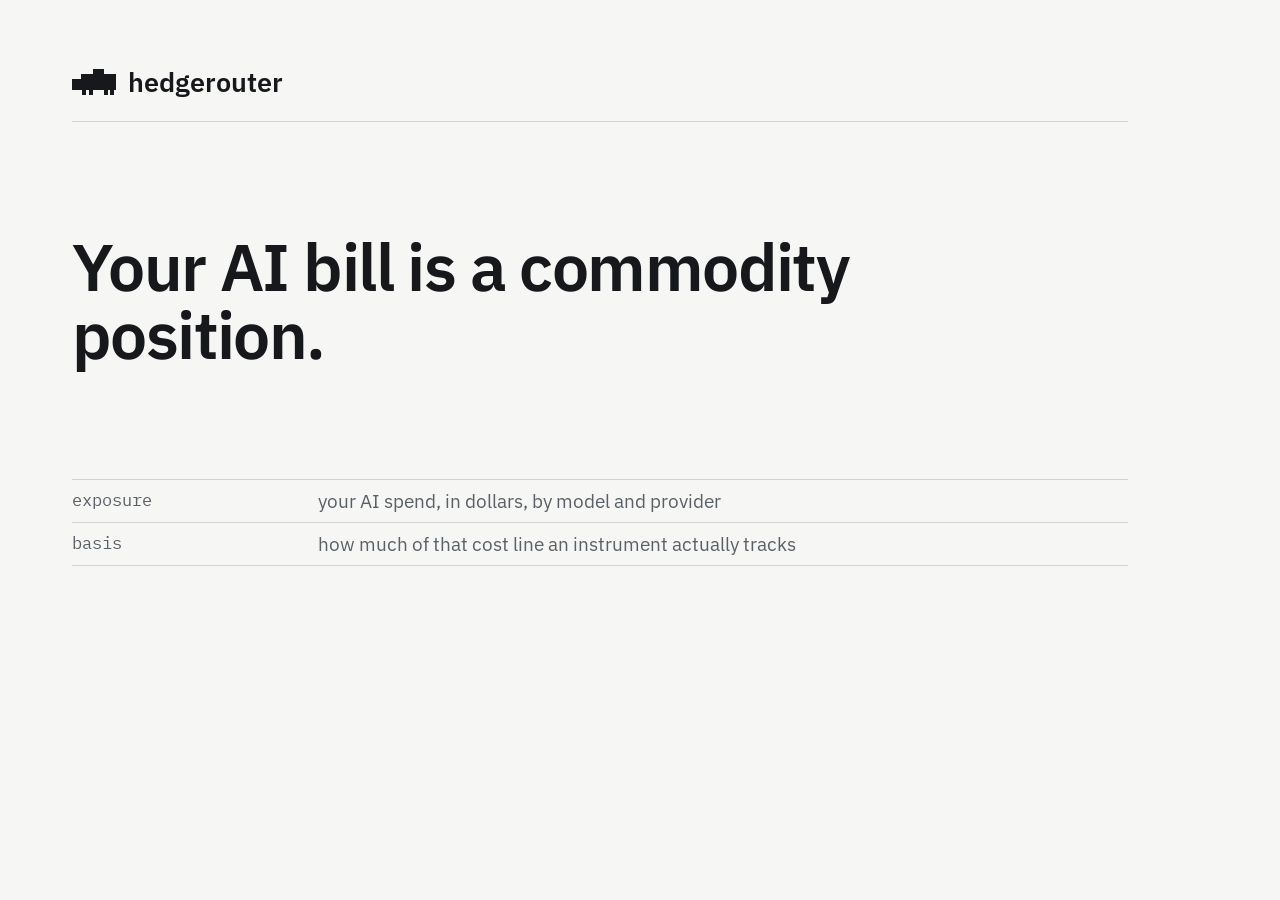
<file: tools/og-template.html>
<!doctype html><html><head><meta charset="utf-8">
<link href="https://fonts.googleapis.com/css2?family=IBM+Plex+Mono:wght@400&family=IBM+Plex+Sans:wght@400;500;600&display=swap" rel="stylesheet">
<style>
*{box-sizing:border-box}
body{margin:0;width:1200px;height:630px;background:#f6f7f5;color:#16181b;
  font-family:"IBM Plex Sans",sans-serif;padding:64px 72px;
  display:flex;flex-direction:column;justify-content:space-between}
.top{display:flex;align-items:center;gap:12px;padding-bottom:22px;border-bottom:1px solid #d2d5cf}
.mk{width:44px;height:26px;background:currentColor;-webkit-mask:url(/assets/mark.svg) center/contain no-repeat}
.wd{font-weight:600;font-size:27px}
h1{margin:0;font-size:66px;line-height:1.03;letter-spacing:-.024em;font-weight:600;max-width:21ch}
.rows{font-size:19px;color:#5a6067;border-top:1px solid #d2d5cf}
.rows div{display:grid;grid-template-columns:230px 1fr;gap:16px;padding:9px 0;border-bottom:1px solid #d2d5cf}
.rows b{font-weight:400;font-family:"IBM Plex Mono",monospace;font-size:17px}
</style></head><body>
<div class="top"><div class="mk"></div><div class="wd">hedgerouter</div></div>
<h1>Your AI bill is a commodity position.</h1>
<div class="rows">
  <div><b>exposure</b><span>your AI spend, in dollars, by model and provider</span></div>
  <div><b>basis</b><span>how much of that cost line an instrument actually tracks</span></div>
</div>
</body></html>
</file>
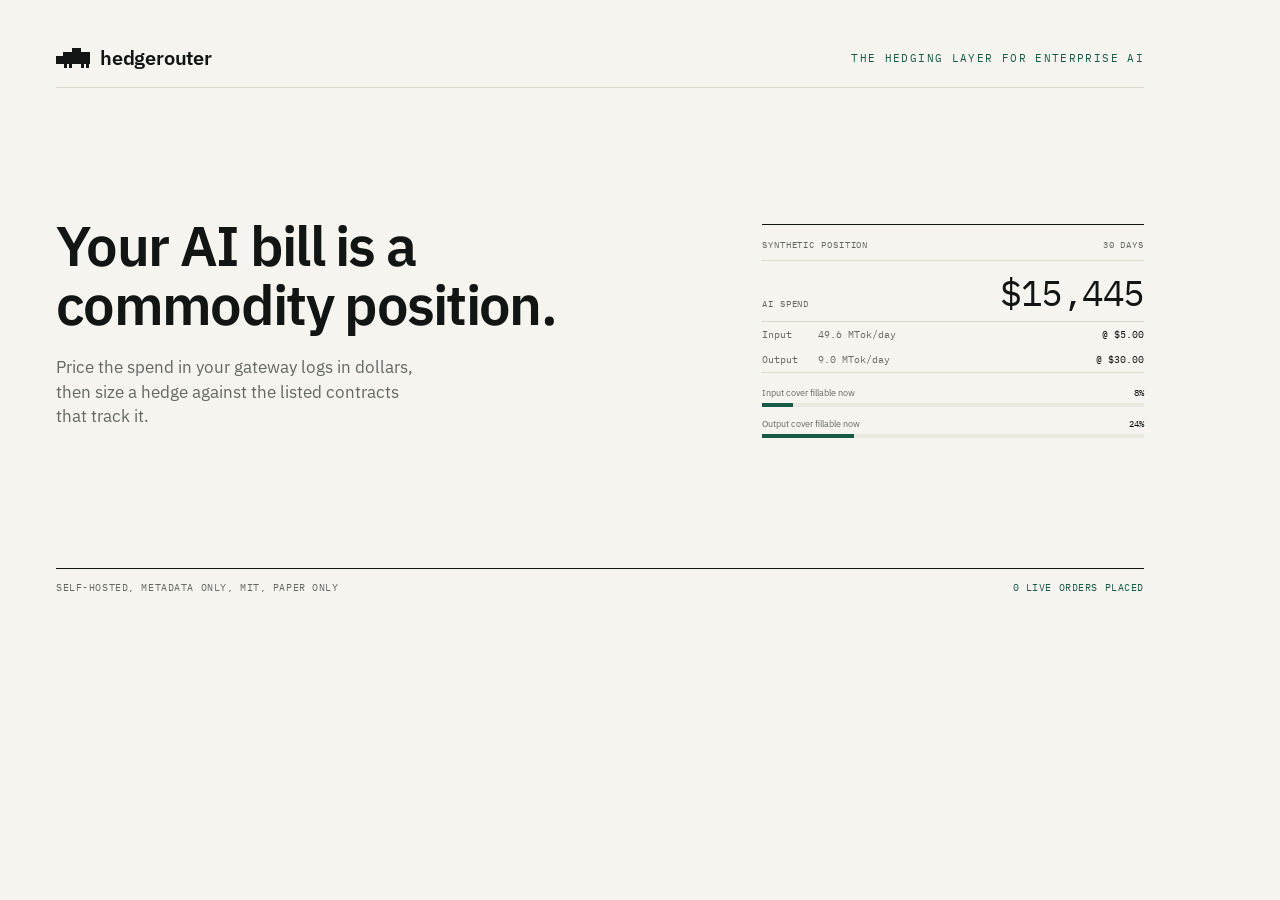
<file: site/tools/og-template.html>
<!doctype html><html><head><meta charset="utf-8">
<link href="https://fonts.googleapis.com/css2?family=IBM+Plex+Mono:wght@400;500&family=IBM+Plex+Sans:wght@400;500;600&display=swap" rel="stylesheet">
<style>
*{box-sizing:border-box}
body{margin:0;width:1200px;height:630px;background:#f6f4ee;color:#111513;
  font-family:"IBM Plex Sans",sans-serif;padding:44px 56px 36px;
  display:flex;flex-direction:column;justify-content:space-between;overflow:hidden}
.top{display:flex;align-items:center;justify-content:space-between;gap:24px;
  padding-bottom:16px;border-bottom:1px solid #ddd8cc}
.brand{display:flex;align-items:center;gap:10px}
.mk{width:34px;height:21px;background:currentColor;-webkit-mask:url(/assets/mark.svg) center/contain no-repeat}
.wd{font-weight:600;font-size:20px;letter-spacing:-.01em}
.kick{font-family:"IBM Plex Mono",monospace;font-size:10.5px;letter-spacing:.13em;
  text-transform:uppercase;color:#175a46}
.mid{display:grid;grid-template-columns:minmax(0,1fr) 382px;gap:52px;align-items:center;
  padding:34px 0 28px}
h1{margin:0;font-weight:600;font-size:56px;
  line-height:1.04;letter-spacing:-.03em}
.lede{margin-top:22px;font-size:16.5px;line-height:1.5;color:#636863;max-width:37ch}
.pos{border-top:1px solid #111513;padding-top:14px}
.ph{display:flex;justify-content:space-between;padding-bottom:10px;
  border-bottom:1px solid #ddd8cc;font-family:"IBM Plex Mono",monospace;
  font-size:9px;letter-spacing:.1em;text-transform:uppercase;color:#636863}
.pt{display:flex;align-items:flex-end;justify-content:space-between;margin:16px 0 12px}
.pt span:first-child{font-family:"IBM Plex Mono",monospace;font-size:9px;letter-spacing:.1em;
  text-transform:uppercase;color:#636863}
.pt span:last-child{font-family:"IBM Plex Mono",monospace;font-size:36px;line-height:.9;letter-spacing:-.04em}
.pr{border-top:1px solid #ddd8cc;border-bottom:1px solid #ddd8cc}
.pr div{display:grid;grid-template-columns:46px 1fr auto;gap:10px;padding:6px 0;
  font-family:"IBM Plex Mono",monospace;font-size:10px;color:#636863}
.pr div span:last-child{color:#111513}
.pc{margin-top:14px}
.pct{display:flex;justify-content:space-between;font-size:8.5px;color:#636863;margin-bottom:5px}
.pct span:last-child{font-family:"IBM Plex Mono",monospace;color:#111513}
.bar{height:4px;background:#eae7de}
.bar i{display:block;height:100%;background:#175a46}
.bar + .pct{margin-top:11px}
.foot{display:flex;justify-content:space-between;gap:24px;border-top:1px solid #111513;
  padding-top:12px;font-family:"IBM Plex Mono",monospace;font-size:9.5px;letter-spacing:.06em;
  text-transform:uppercase;color:#636863}
.foot span:last-child{color:#175a46}
</style></head><body>
<div class="top">
  <div class="brand"><div class="mk"></div><div class="wd">hedgerouter</div></div>
  <div class="kick">The hedging layer for enterprise AI</div>
</div>
<div class="mid">
  <div>
    <h1>Your AI bill is a <br>commodity position.</h1>
    <p class="lede">Price the spend in your gateway logs in dollars, then size a hedge against the listed contracts that track it.</p>
  </div>
  <div class="pos">
    <div class="ph"><span>Synthetic position</span><span>30 days</span></div>
    <div class="pt"><span>AI spend</span><span>$15,445</span></div>
    <div class="pr">
      <div><span>Input</span><span>49.6 MTok/day</span><span>@ $5.00</span></div>
      <div><span>Output</span><span>9.0 MTok/day</span><span>@ $30.00</span></div>
    </div>
    <div class="pc">
      <div class="pct"><span>Input cover fillable now</span><span>8%</span></div>
      <div class="bar"><i style="width:8%"></i></div>
      <div class="pct"><span>Output cover fillable now</span><span>24%</span></div>
      <div class="bar"><i style="width:24%"></i></div>
    </div>
  </div>
</div>
<div class="foot">
  <span>Self-hosted, metadata only, MIT, paper only</span>
  <span>0 live orders placed</span>
</div>
</body></html>
</file>
<file: styles.css>
/* Hedgerouter — a risk memo, not a landing page.
   Principle: nothing here is decoration. Every rule, number and label carries
   information. No cards, no shadows, no gradients; radius only on controls. */

:root {
  --paper: #f6f7f5;
  --paper-2: #eceee9;
  --ink: #16181b;
  --ink-2: #5a6067;
  --rule: #d2d5cf;
  --signal: #17456e;

  --sans: "IBM Plex Sans", -apple-system, BlinkMacSystemFont, "Segoe UI", sans-serif;
  --mono: "IBM Plex Mono", ui-monospace, SFMono-Regular, Menlo, monospace;

  --max: 1080px;
  --pad: max(24px, calc((100% - var(--max)) / 2));
}

* { box-sizing: border-box; }

body {
  margin: 0;
  background: var(--paper);
  color: var(--ink);
  font-family: var(--sans);
  font-size: 16.5px;
  line-height: 1.55;
  -webkit-font-smoothing: antialiased;
}

h1, h2, h3 { font-weight: 600; }
p { margin: 0; }

a { color: inherit; }

code, pre { font-family: var(--mono); }

code {
  font-size: .88em;
  background: var(--paper-2);
  padding: 1px 4px;
}

pre code { background: none; padding: 0; font-size: inherit; }

/* ---------- nav ---------- */
.nav {
  max-width: var(--max);
  margin: 0 auto;
  padding: 20px 24px;
  display: flex;
  align-items: baseline;
  justify-content: space-between;
  gap: 24px;
  border-bottom: 1px solid var(--rule);
}

.brand { display: flex; align-items: center; gap: 9px; text-decoration: none; }

/* the mark is a traced SVG used as a mask, so it takes the text colour */
.mark {
  display: block;
  flex: none;
  width: 28px;
  height: 17px;
  background: currentColor;
  -webkit-mask: url(/assets/mark.svg) center / contain no-repeat;
  mask: url(/assets/mark.svg) center / contain no-repeat;
}

.brand-word { font-weight: 600; font-size: 17px; }

.nav-links {
  display: flex;
  align-items: baseline;
  gap: 24px;
  font-size: 14.5px;
  color: var(--ink-2);
}

.nav-links a { text-decoration: none; }
.nav-links a:hover { color: var(--ink); text-decoration: underline; text-underline-offset: 3px; }

/* ---------- hero ---------- */
.hero {
  padding: 92px var(--pad) 84px;
}

.standfirst {
  font-size: 15px;
  color: var(--ink-2);
  margin-bottom: 20px;
}

h1 {
  margin: 0 0 26px;
  max-width: 21ch;
  font-size: clamp(36px, 6.2vw, 68px);
  line-height: 1.02;
  letter-spacing: -0.024em;
}

/* a short lede wants a tighter measure than a paragraph: 64ch on two lines reads as a
   leftover column width rather than a decision */
.lede {
  max-width: 54ch;
  font-size: 19px;
  line-height: 1.52;
  color: var(--ink-2);
  margin-bottom: 32px;
}

.cta-row { display: flex; flex-wrap: wrap; gap: 10px; }

.btn {
  display: inline-block;
  border-radius: 2px;
  padding: 11px 18px;
  font-size: 15px;
  font-weight: 500;
  text-decoration: none;
  border: 1px solid var(--ink);
}

.btn-primary { background: var(--ink); color: var(--paper); }
.btn-primary:hover { background: #000; }

.btn-ghost { color: var(--ink); }
.btn-ghost:hover { background: var(--paper-2); }

/* ---------- the run, and the spec beside it ---------- */
.band {
  background: var(--paper-2);
  border-top: 1px solid var(--rule);
  border-bottom: 1px solid var(--rule);
  padding: 44px var(--pad);
}

.run-band {
  display: grid;
  grid-template-columns: minmax(0, 1.55fr) minmax(0, 1fr);
  gap: 52px;
  align-items: start;
}

.run, .spec { min-width: 0; }

.caption {
  font-size: 13px;
  color: var(--ink-2);
  margin-bottom: 10px;
}

.run pre {
  margin: 0;
  padding: 18px 20px;
  overflow-x: auto;
  background: #fff;
  border: 1px solid var(--rule);
  font-size: 12.6px;
  line-height: 1.95;
  color: var(--ink-2);
}

/* the prompt and the figures are the only marked-up characters in the block */
.run .p { color: var(--ink); }
.run .n { color: var(--ink); font-weight: 500; }

.section .run { margin-bottom: 32px; max-width: 78ch; }

.spec { margin: 0; font-size: 14.5px; }

.spec div {
  display: grid;
  grid-template-columns: 74px 1fr;
  gap: 14px;
  padding: 9px 0;
  border-top: 1px solid var(--rule);
}

.spec div:last-child { border-bottom: 1px solid var(--rule); }

.spec dt { color: var(--ink-2); }
.spec dd { margin: 0; }

/* ---------- sections ---------- */
.section { padding: 84px var(--pad); }
.section + .section { border-top: 1px solid var(--rule); }

.section h2 {
  margin: 0 0 12px;
  max-width: 30ch;
  font-size: clamp(23px, 2.8vw, 32px);
  line-height: 1.16;
  letter-spacing: -0.016em;
}

.sub {
  max-width: 62ch;
  color: var(--ink-2);
  margin-bottom: 40px;
}

.note {
  margin-top: 30px;
  padding-top: 18px;
  border-top: 1px solid var(--rule);
  max-width: 78ch;
  font-size: 14.5px;
  color: var(--ink-2);
}

.note a { text-decoration-thickness: 1px; text-underline-offset: 3px; color: var(--signal); }

/* the four facts: a claim and its consequence, ruled, not numbered —
   they are simultaneous, not a sequence */
.facts { margin: 0; }

.facts div {
  display: grid;
  grid-template-columns: minmax(0, 1fr) minmax(0, 1.7fr);
  gap: 40px;
  padding: 20px 0;
  border-top: 1px solid var(--rule);
}

.facts div:last-child { border-bottom: 1px solid var(--rule); }

.facts dt { font-weight: 500; }
.facts dd { margin: 0; color: var(--ink-2); }

/* the pipeline is a real sequence, so it is numbered */
.steps {
  margin: 0;
  padding: 0;
  list-style: none;
  counter-reset: step;
  display: grid;
  grid-template-columns: repeat(3, 1fr);
  column-gap: 40px;
}

.steps li {
  counter-increment: step;
  padding: 16px 0 22px;
  border-top: 1px solid var(--rule);
}

.steps li::before {
  content: counter(step, decimal-leading-zero);
  font-family: var(--mono);
  font-size: 12.5px;
  color: var(--ink-2);
}

.steps h3 { margin: 4px 0 6px; font-size: 17px; }
.steps p { font-size: 14.5px; color: var(--ink-2); }

/* ---------- tables ---------- */
table {
  width: 100%;
  border-collapse: collapse;
  text-align: left;
}

th, td {
  padding: 14px 20px 14px 0;
  vertical-align: top;
  border-top: 1px solid var(--rule);
}

tbody tr:last-child td { border-bottom: 1px solid var(--rule); }

th {
  font-size: 13px;
  font-weight: 500;
  color: var(--ink-2);
  border-top: 0;
  padding-top: 0;
}

td { font-size: 15px; }
td:first-child { font-weight: 500; padding-right: 32px; }
td:last-child, th:last-child { padding-right: 0; }

thead th:nth-child(3) { width: 34%; }
thead th:last-child { width: 15%; white-space: nowrap; }

.status thead th:nth-child(3) { width: auto; }
.status thead th:last-child { width: 30%; }
.status td:first-child { font-weight: 400; }

td:last-child { color: var(--ink-2); }
.status td:last-child { white-space: nowrap; }
.status td code { white-space: nowrap; }

/* ---------- close ---------- */
.close {
  display: flex;
  flex-wrap: wrap;
  align-items: flex-end;
  justify-content: space-between;
  gap: 28px;
  padding-top: 68px;
  padding-bottom: 68px;
  border-bottom: 0;
}

.close h2 {
  margin: 0 0 8px;
  max-width: 26ch;
  font-size: clamp(23px, 2.8vw, 32px);
  line-height: 1.16;
  letter-spacing: -0.016em;
}

.close p { font-size: 15px; color: var(--ink-2); }

/* ---------- footer ---------- */
.foot {
  max-width: var(--max);
  margin: 0 auto;
  padding: 24px 24px 56px;
  display: flex;
  flex-wrap: wrap;
  gap: 16px 32px;
  justify-content: space-between;
  font-size: 13.5px;
  color: var(--ink-2);
}

.foot b { font-weight: 600; color: var(--ink); }
.foot p { max-width: 70ch; }

.foot-links { display: flex; gap: 20px; }
.foot-links a { text-underline-offset: 3px; }

/* ---------- responsive ---------- */
@media (max-width: 900px) {
  /* minmax(0,…) not 1fr: a bare 1fr takes the <pre>'s min-content as its
     minimum and blows the page out horizontally */
  .run-band { grid-template-columns: minmax(0, 1fr); gap: 32px; }
  .steps { grid-template-columns: repeat(2, 1fr); }
  .facts div { grid-template-columns: 1fr; gap: 6px; }
  .nav-links a:not(:last-child) { display: none; }
}

@media (max-width: 620px) {
  body { font-size: 16px; }
  .hero { padding-top: 60px; padding-bottom: 56px; }
  .section { padding-top: 60px; padding-bottom: 60px; }
  .steps { grid-template-columns: 1fr; }
  .spec div { grid-template-columns: 68px 1fr; }
  .lede { font-size: 17px; }
  .run pre { font-size: 11.4px; padding: 14px; }

  /* a two-column table at this width is a stack of label/value pairs */
  thead { position: absolute; width: 1px; height: 1px; overflow: hidden; clip-path: inset(50%); }
  tr { display: block; border-top: 1px solid var(--rule); padding: 14px 0; }
  td { display: block; border: 0; padding: 0; }
  td:first-child { padding-right: 0; margin-bottom: 4px; }
  td + td { font-size: 14.5px; }

  /* a stacked row of bare values loses the column it came from, so the
     wider table carries its own labels below 620px */
  td[data-label]::before {
    content: attr(data-label);
    display: block;
    margin-top: 10px;
    font-size: 12.5px;
    color: var(--ink-2);
  }
  tbody tr:last-child { border-bottom: 1px solid var(--rule); }
  tbody tr:last-child td { border-bottom: 0; }
  .status td:last-child { white-space: normal; }
}
</file>
